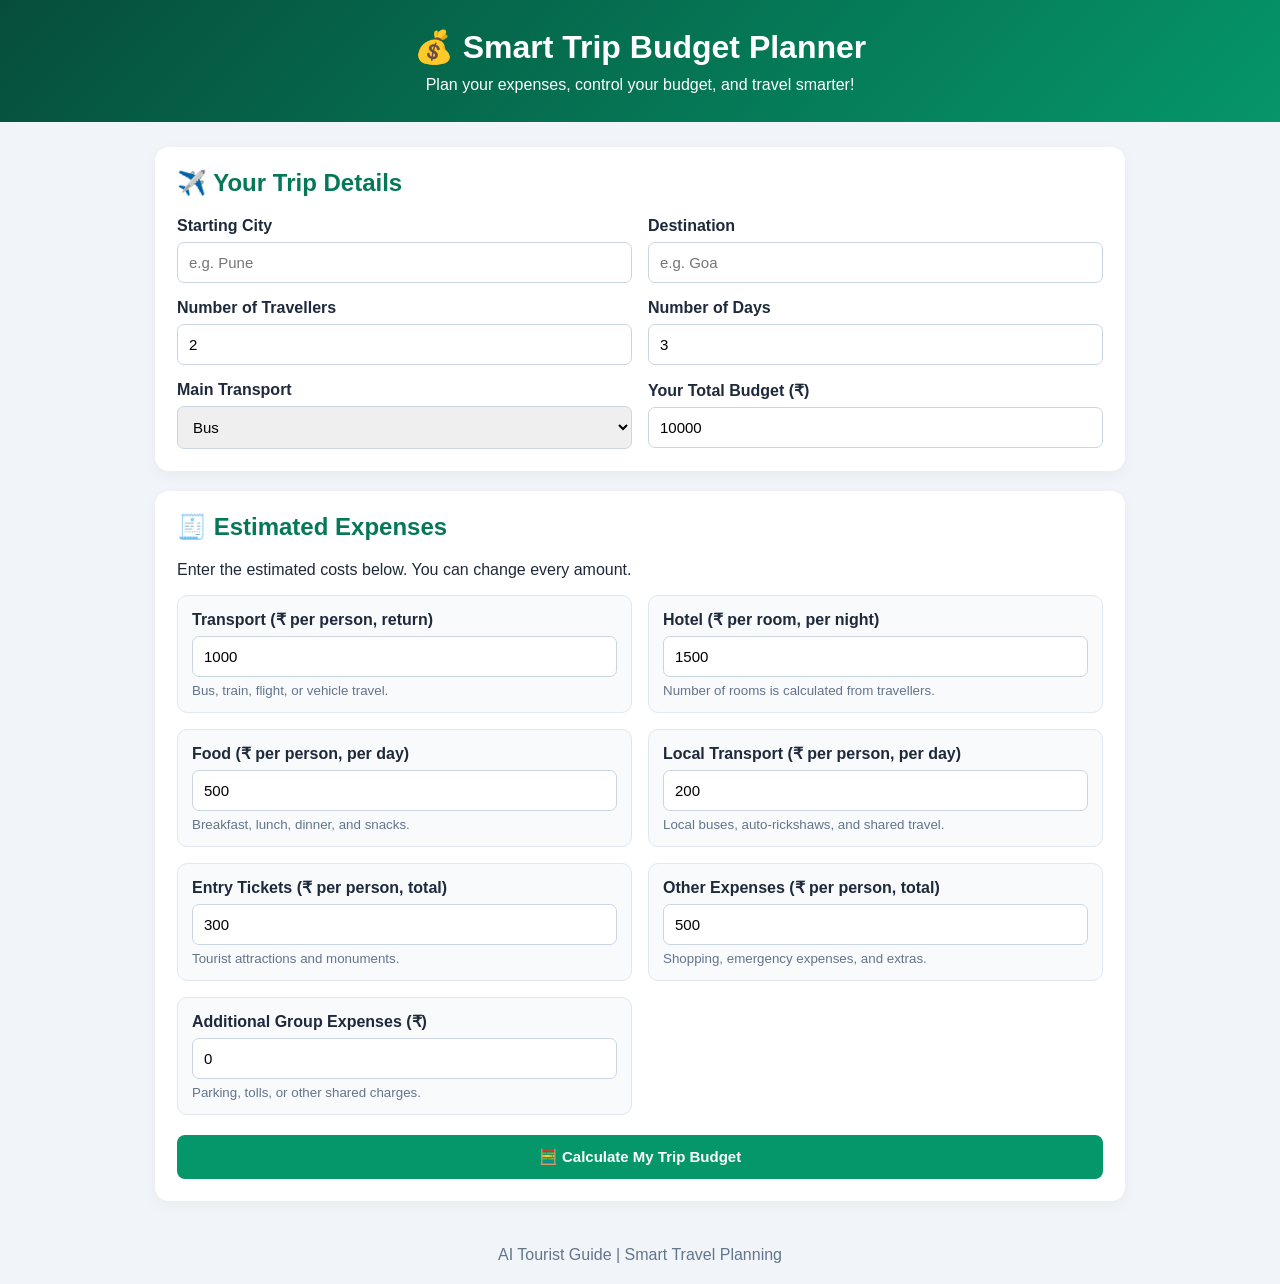
<file: budget.html>
<!DOCTYPE html>
<html lang="en">
<head>
    <meta charset="UTF-8">
    <meta name="viewport" content="width=device-width, initial-scale=1.0">
    <title>Smart Trip Budget Planner</title>

    <style>
        * {
            box-sizing: border-box;
        }

        body {
            margin: 0;
            font-family: Arial, sans-serif;
            background: #f1f5f9;
            color: #1e293b;
        }

        header {
            background: linear-gradient(135deg, #064e3b, #059669);
            color: white;
            padding: 28px 16px;
            text-align: center;
        }

        header h1 {
            margin: 0 0 10px;
        }

        header p {
            margin: 0;
        }

        .container {
            max-width: 1000px;
            margin: 25px auto;
            padding: 0 15px;
        }

        .card {
            background: white;
            padding: 22px;
            border-radius: 14px;
            margin-bottom: 20px;
            box-shadow: 0 4px 15px #0000000c;
        }

        h2 {
            color: #047857;
            margin-top: 0;
        }

        .form-grid {
            display: grid;
            grid-template-columns: repeat(2, minmax(0, 1fr));
            gap: 16px;
        }

        label {
            display: block;
            font-weight: bold;
            margin-bottom: 7px;
        }

        input, select {
            width: 100%;
            padding: 11px;
            border: 1px solid #cbd5e1;
            border-radius: 7px;
            font-size: 15px;
        }

        .expense-grid {
            display: grid;
            grid-template-columns: repeat(2, minmax(0, 1fr));
            gap: 16px;
        }

        .expense {
            background: #f8fafc;
            padding: 14px;
            border-radius: 10px;
            border: 1px solid #e2e8f0;
        }

        .expense small {
            display: block;
            color: #64748b;
            margin-top: 6px;
        }

        button {
            cursor: pointer;
            border: none;
            border-radius: 8px;
            padding: 13px 18px;
            font-size: 15px;
            font-weight: bold;
        }

        .calculate {
            width: 100%;
            background: #059669;
            color: white;
            margin-top: 20px;
        }

        .calculate:hover {
            background: #047857;
        }

        .secondary {
            background: #e2e8f0;
            color: #1e293b;
            margin: 5px 5px 0 0;
        }

        .results {
            display: none;
        }

        .summary-grid {
            display: grid;
            grid-template-columns: repeat(3, minmax(0, 1fr));
            gap: 12px;
        }

        .summary {
            background: #ecfdf5;
            border: 1px solid #a7f3d0;
            padding: 17px;
            border-radius: 10px;
        }

        .summary span {
            display: block;
            font-size: 13px;
            color: #475569;
            margin-bottom: 9px;
        }

        .summary strong {
            font-size: 22px;
            color: #047857;
            overflow-wrap: anywhere;
        }

        .breakdown {
            width: 100%;
            border-collapse: collapse;
            margin-top: 18px;
        }

        .breakdown th, .breakdown td {
            text-align: left;
            padding: 12px 8px;
            border-bottom: 1px solid #e2e8f0;
        }

        .breakdown th {
            background: #f8fafc;
        }

        .notice {
            background: #fffbeb;
            border-left: 4px solid #f59e0b;
            padding: 12px;
            border-radius: 5px;
            line-height: 1.5;
        }

        #budgetAdvice {
            line-height: 1.8;
        }

        footer {
            text-align: center;
            padding: 20px;
            color: #64748b;
        }

        @media (max-width: 600px) {
            .form-grid, .expense-grid {
                grid-template-columns: 1fr;
            }

            .summary-grid {
                grid-template-columns: 1fr;
            }

            .card {
                padding: 16px;
            }
        }
    </style>
</head>

<body>

<header>
    <h1>💰 Smart Trip Budget Planner</h1>
    <p>Plan your expenses, control your budget, and travel smarter!</p>
</header>

<main class="container">

    <section class="card">
        <h2>✈️ Your Trip Details</h2>

        <div class="form-grid">
            <div>
                <label for="startCity">Starting City</label>
                <input id="startCity" type="text" placeholder="e.g. Pune">
            </div>

            <div>
                <label for="destination">Destination</label>
                <input id="destination" type="text" placeholder="e.g. Goa">
            </div>

            <div>
                <label for="travellers">Number of Travellers</label>
                <input id="travellers" type="number" min="1" max="100" value="2">
            </div>

            <div>
                <label for="days">Number of Days</label>
                <input id="days" type="number" min="1" max="365" value="3">
            </div>

            <div>
                <label for="transport">Main Transport</label>
                <select id="transport">
                    <option value="Bus">Bus</option>
                    <option value="Train">Train</option>
                    <option value="Flight">Flight</option>
                    <option value="Car">Car</option>
                    <option value="Bike">Bike</option>
                </select>
            </div>

            <div>
                <label for="budgetLimit">Your Total Budget (₹)</label>
                <input id="budgetLimit" type="number" min="0" value="10000">
            </div>
        </div>
    </section>

    <section class="card">
        <h2>🧾 Estimated Expenses</h2>
        <p>Enter the estimated costs below. You can change every amount.</p>

        <div class="expense-grid">

            <div class="expense">
                <label for="transportCost">Transport (₹ per person, return)</label>
                <input id="transportCost" type="number" min="0" value="1000">
                <small>Bus, train, flight, or vehicle travel.</small>
            </div>

            <div class="expense">
                <label for="hotelCost">Hotel (₹ per room, per night)</label>
                <input id="hotelCost" type="number" min="0" value="1500">
                <small>Number of rooms is calculated from travellers.</small>
            </div>

            <div class="expense">
                <label for="foodCost">Food (₹ per person, per day)</label>
                <input id="foodCost" type="number" min="0" value="500">
                <small>Breakfast, lunch, dinner, and snacks.</small>
            </div>

            <div class="expense">
                <label for="localCost">Local Transport (₹ per person, per day)</label>
                <input id="localCost" type="number" min="0" value="200">
                <small>Local buses, auto-rickshaws, and shared travel.</small>
            </div>

            <div class="expense">
                <label for="entryCost">Entry Tickets (₹ per person, total)</label>
                <input id="entryCost" type="number" min="0" value="300">
                <small>Tourist attractions and monuments.</small>
            </div>

            <div class="expense">
                <label for="otherCost">Other Expenses (₹ per person, total)</label>
                <input id="otherCost" type="number" min="0" value="500">
                <small>Shopping, emergency expenses, and extras.</small>
            </div>

            <div class="expense">
                <label for="extraCost">Additional Group Expenses (₹)</label>
                <input id="extraCost" type="number" min="0" value="0">
                <small>Parking, tolls, or other shared charges.</small>
            </div>

        </div>

        <button class="calculate" id="calculateButton">
            🧮 Calculate My Trip Budget
        </button>
    </section>

    <section class="card results" id="results">
        <h2>📊 Your Budget Summary</h2>

        <div class="summary-grid">
            <div class="summary">
                <span>Total Trip Cost</span>
                <strong id="totalCost">₹0</strong>
            </div>

            <div class="summary">
                <span>Cost Per Person</span>
                <strong id="perPerson">₹0</strong>
            </div>

            <div class="summary">
                <span>Remaining Budget</span>
                <strong id="remainingBudget">₹0</strong>
            </div>
        </div>

        <h3>Expense Breakdown</h3>

        <table class="breakdown">
            <thead>
                <tr>
                    <th>Expense</th>
                    <th>Group Total</th>
                    <th>Per Person</th>
                </tr>
            </thead>

            <tbody id="expenseBreakdown"></tbody>
        </table>

        <h3>💡 Budget Advice</h3>
        <div id="budgetAdvice"></div>

        <p class="notice">
            Note: These are estimates based on the amounts you enter.
            They are not live ticket, hotel, or transport prices.
        </p>
        <button class="calculate" id="saveTripButton">
    💾 Save This Trip to History
</button>

<p id="saveTripMessage"></p>

        <button class="secondary" id="editBudgetButton">✏️ Edit Expenses</button>
        <button class="secondary" id="printButton">🖨️ Print Budget</button>
    </section>

</main>

<footer>
    AI Tourist Guide | Smart Travel Planning
</footer>

<script>
    const fields = [
        "travellers", "days", "budgetLimit", "transportCost",
        "hotelCost", "foodCost", "localCost", "entryCost",
        "otherCost", "extraCost"
    ];

    function getNumber(id) {
        return Number(document.getElementById(id).value);
    }

    function money(amount) {
        return "₹" + Math.round(amount).toLocaleString("en-IN");
    }

    function calculateBudget() {
        const start = document.getElementById("startCity").value.trim();
        const destination = document.getElementById("destination").value.trim();

        const travellers = getNumber("travellers");
        const days = getNumber("days");
        const budgetLimit = getNumber("budgetLimit");

        for (const id of fields) {
            const input = document.getElementById(id);
            const value = Number(input.value);

            if (input.value.trim() === "" || !Number.isFinite(value) || value < 0) {
                alert("Please enter valid, non-negative numbers in all expense fields.");
                input.focus();
                return;
            }
        }

        if (travellers < 1 || !Number.isInteger(travellers) ||
            days < 1 || !Number.isInteger(days)) {
            alert("Travellers and days must be whole numbers greater than zero.");
            return;
        }

        if (travellers > 100 || days > 365) {
            alert("Please enter at most 100 travellers and 365 days.");
            return;
        }

        if (budgetLimit <= 0) {
            alert("Please enter a total budget greater than zero.");
            return;
        }

        if (!start || !destination) {
            alert("Please enter both your starting city and destination.");
            return;
        }

        const rooms = Math.ceil(travellers / 2);
        const nights = Math.max(days - 1, 0);

        const expenses = [
            {
                name: "Main Transport",
                total: getNumber("transportCost") * travellers
            },
            {
                name: "Hotel",
                total: getNumber("hotelCost") * rooms * nights
            },
            {
                name: "Food",
                total: getNumber("foodCost") * travellers * days
            },
            {
                name: "Local Transport",
                total: getNumber("localCost") * travellers * days
            },
            {
                name: "Entry Tickets",
                total: getNumber("entryCost") * travellers
            },
            {
                name: "Other Expenses",
                total: getNumber("otherCost") * travellers
            },
            {
                name: "Additional Group Expenses",
                total: getNumber("extraCost")
            }
        ];

        const total = expenses.reduce((sum, item) => sum + item.total, 0);
        const perPerson = total / travellers;
        const remaining = budgetLimit - total;

        document.getElementById("totalCost").textContent = money(total);
        document.getElementById("perPerson").textContent = money(perPerson);

        const remainingElement = document.getElementById("remainingBudget");
        remainingElement.textContent =
            remaining < 0 ? "-" + money(Math.abs(remaining)) : money(remaining);

        const tbody = document.getElementById("expenseBreakdown");
        tbody.replaceChildren();

        expenses.forEach(item => {
            const row = document.createElement("tr");

            [item.name, money(item.total), money(item.total / travellers)]
                .forEach(value => {
                    const cell = document.createElement("td");
                    cell.textContent = value;
                    row.appendChild(cell);
                });

            tbody.appendChild(row);
        });

        const advice = document.getElementById("budgetAdvice");
        advice.replaceChildren();

        const messages = [
            `📍 Trip: ${start} → ${destination}`,
            `👥 Travellers: ${travellers}`,
            `📅 Duration: ${days} days`,
            `🏨 Estimated hotel rooms: ${rooms} room(s), assuming two people per room`,
            `🚆 Main transport: ${document.getElementById("transport").value}`
        ];

        if (remaining < 0) {
            messages.push(`⚠️ You are over budget by ${money(Math.abs(remaining))}.`);
            messages.push("Consider reducing hotel, transport, or other expenses.");
        } else {
            messages.push(`✅ You have ${money(remaining)} remaining in your budget.`);
        }

        messages.forEach(message => {
            const paragraph = document.createElement("p");
            paragraph.textContent = message;
            advice.appendChild(paragraph);
        });

        document.getElementById("results").style.display = "block";
        document.getElementById("results").scrollIntoView({
            behavior: "smooth",
            block: "start"
        });

        localStorage.setItem("lastTripBudget", JSON.stringify({
            start,
            destination,
            travellers,
            days,
            budgetLimit,
            total,
            perPerson,
            remaining,
            expenses,
            transport: document.getElementById("transport").value,
            calculatedAt: new Date().toISOString()
        }));
    }

    document.getElementById("calculateButton")
        .addEventListener("click", calculateBudget);

    document.getElementById("editBudgetButton").addEventListener("click", () => {
        document.querySelector(".expense-grid").scrollIntoView({
            behavior: "smooth",
            block: "start"
        });
    });

    document.getElementById("printButton").addEventListener("click", () => {
        window.print();
    });
        document.getElementById("saveTripButton").addEventListener("click", async function () {
        const savedBudget = localStorage.getItem("lastTripBudget");
        const message = document.getElementById("saveTripMessage");

        if (!savedBudget) {
            message.textContent = "Please calculate your trip budget first.";
            return;
        }

        let trip;

        try {
            trip = JSON.parse(savedBudget);
        } catch (error) {
            message.textContent = "Unable to read your budget. Please calculate again.";
            return;
        }

        this.disabled = true;
        message.textContent = "Saving your trip...";

        try {
            const response = await fetch("/save-trip", {
                method: "POST",
                headers: {
                    "Content-Type": "application/json"
                },
                body: JSON.stringify(trip)
            });

            const result = await response.json();

            if (!response.ok) {
                throw new Error(result.error || "Unable to save trip.");
            }

            message.textContent = "✅ Trip saved successfully!";

        } catch (error) {
            message.textContent = "❌ " + error.message;
        } finally {
            this.disabled = false;
        }
    });
</script>

</body>
</html>
</file>
